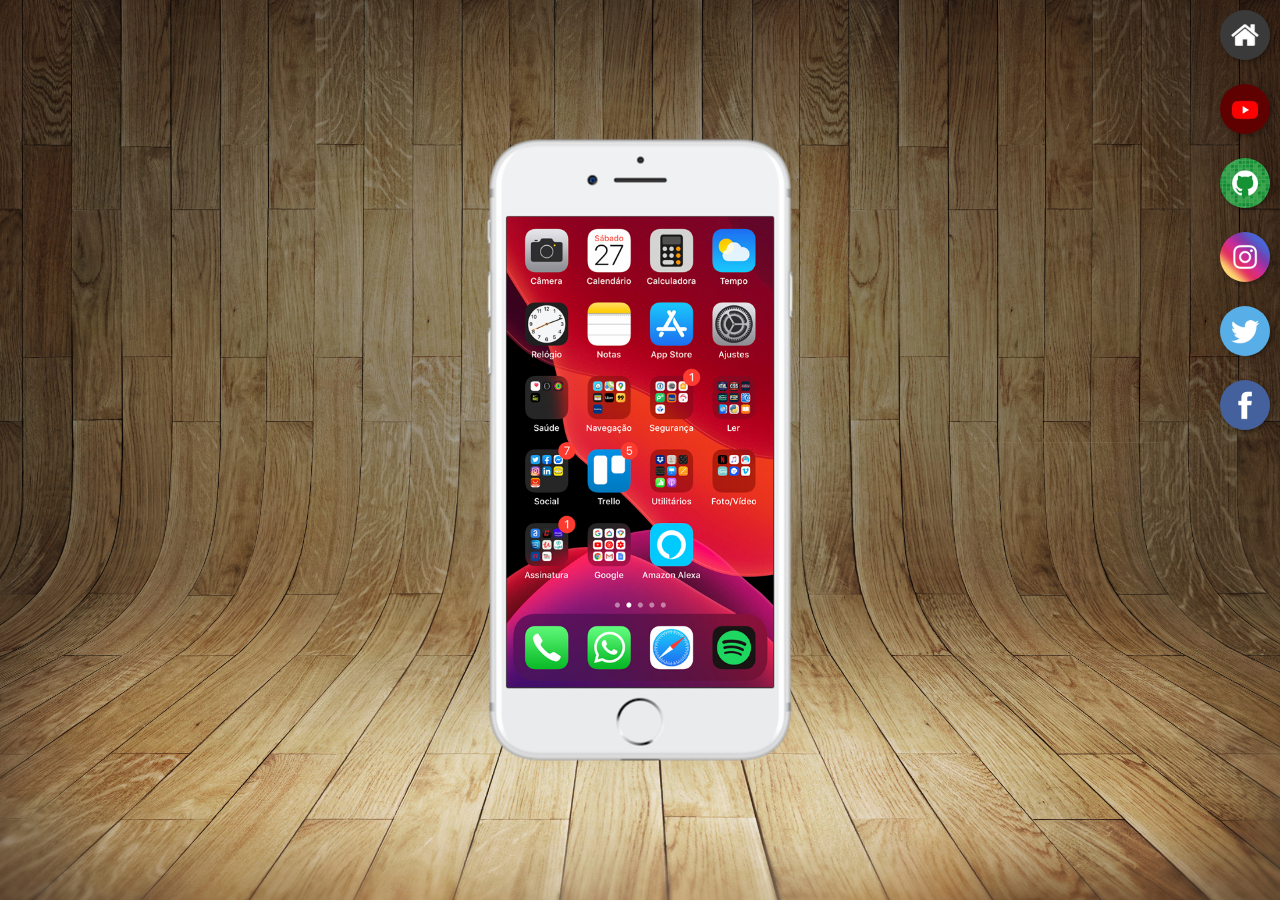
<file: index.html>
<!DOCTYPE html>
<html lang="pt-br">
<head>
    <meta charset="UTF-8">
    <meta name="viewport" content="width=device-width, initial-scale=1.0">
    <title>Projeto Rede Sociais</title>
    <link rel="shortcut icon" href="favicon.ico" type="image/x-icon">
    <link rel="stylesheet" href="estilos/style.css">
</head>
<body>
    <main>
        <section id="telefone">
            <iframe src="home.html"  name="tela" id="tela" frameborder="0"></iframe>
        </section>
        <section id="redes-sociais">
            <a href="home.html" target="tela"><img src="imagens/logo-home.jpg" alt="Home"></a><br>
            <a href="youtube.html" target="tela"><img src="imagens/logo-youtube.jpg" alt="Youtube"></a><br>
            <a href="github.html" target="tela"><img src="imagens/logo-github.jpg" alt="GitHub"></a><br>
            <a href="instagram.html" target="tela"><img src="imagens/logo-instagram.jpg" alt="Instagram"></a><br>
            <a href="twitter.html" target="tela"><img src="imagens/logo-twitter.jpg" alt="Twitter"></a><br>
            <a href="facebook.html" target="tela"><img src="imagens/logo-facebook.jpg" alt="Facebook"></a>
        </section>
    </main>
</body>
</html>
</file>
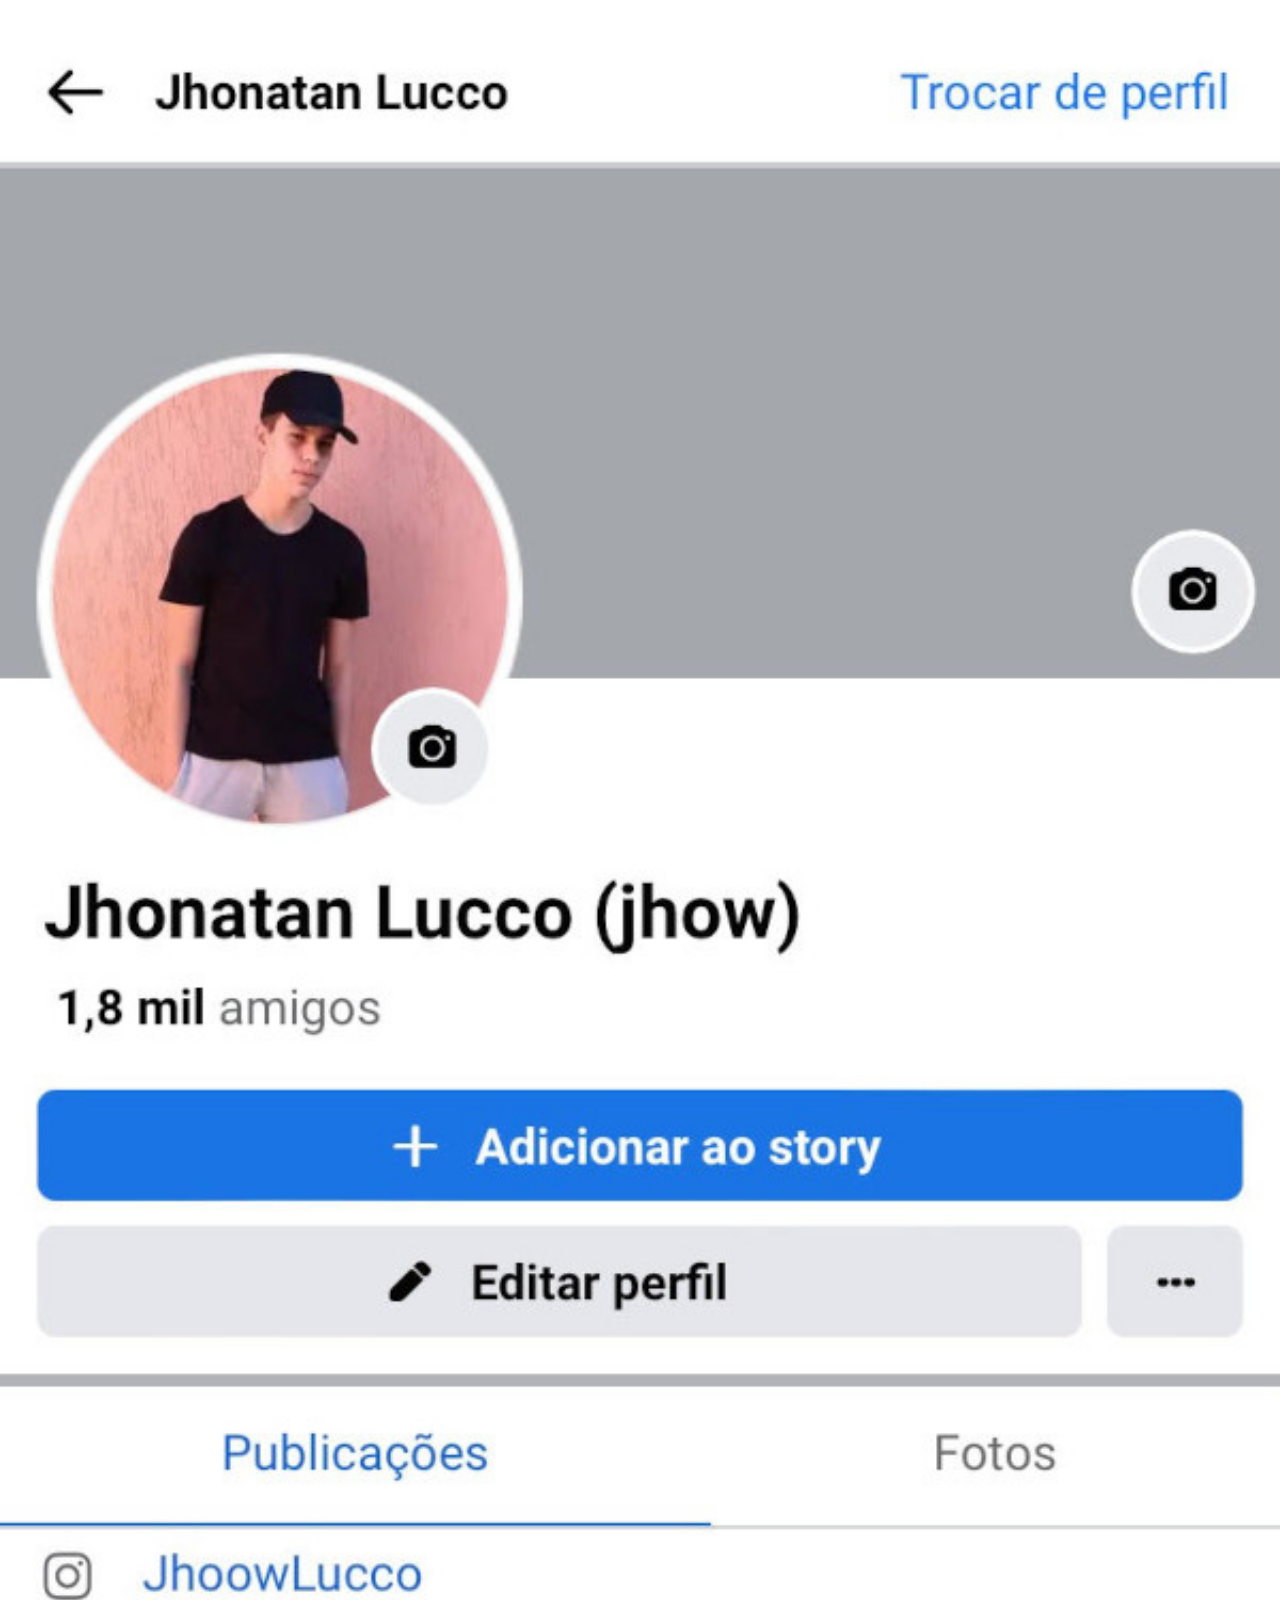
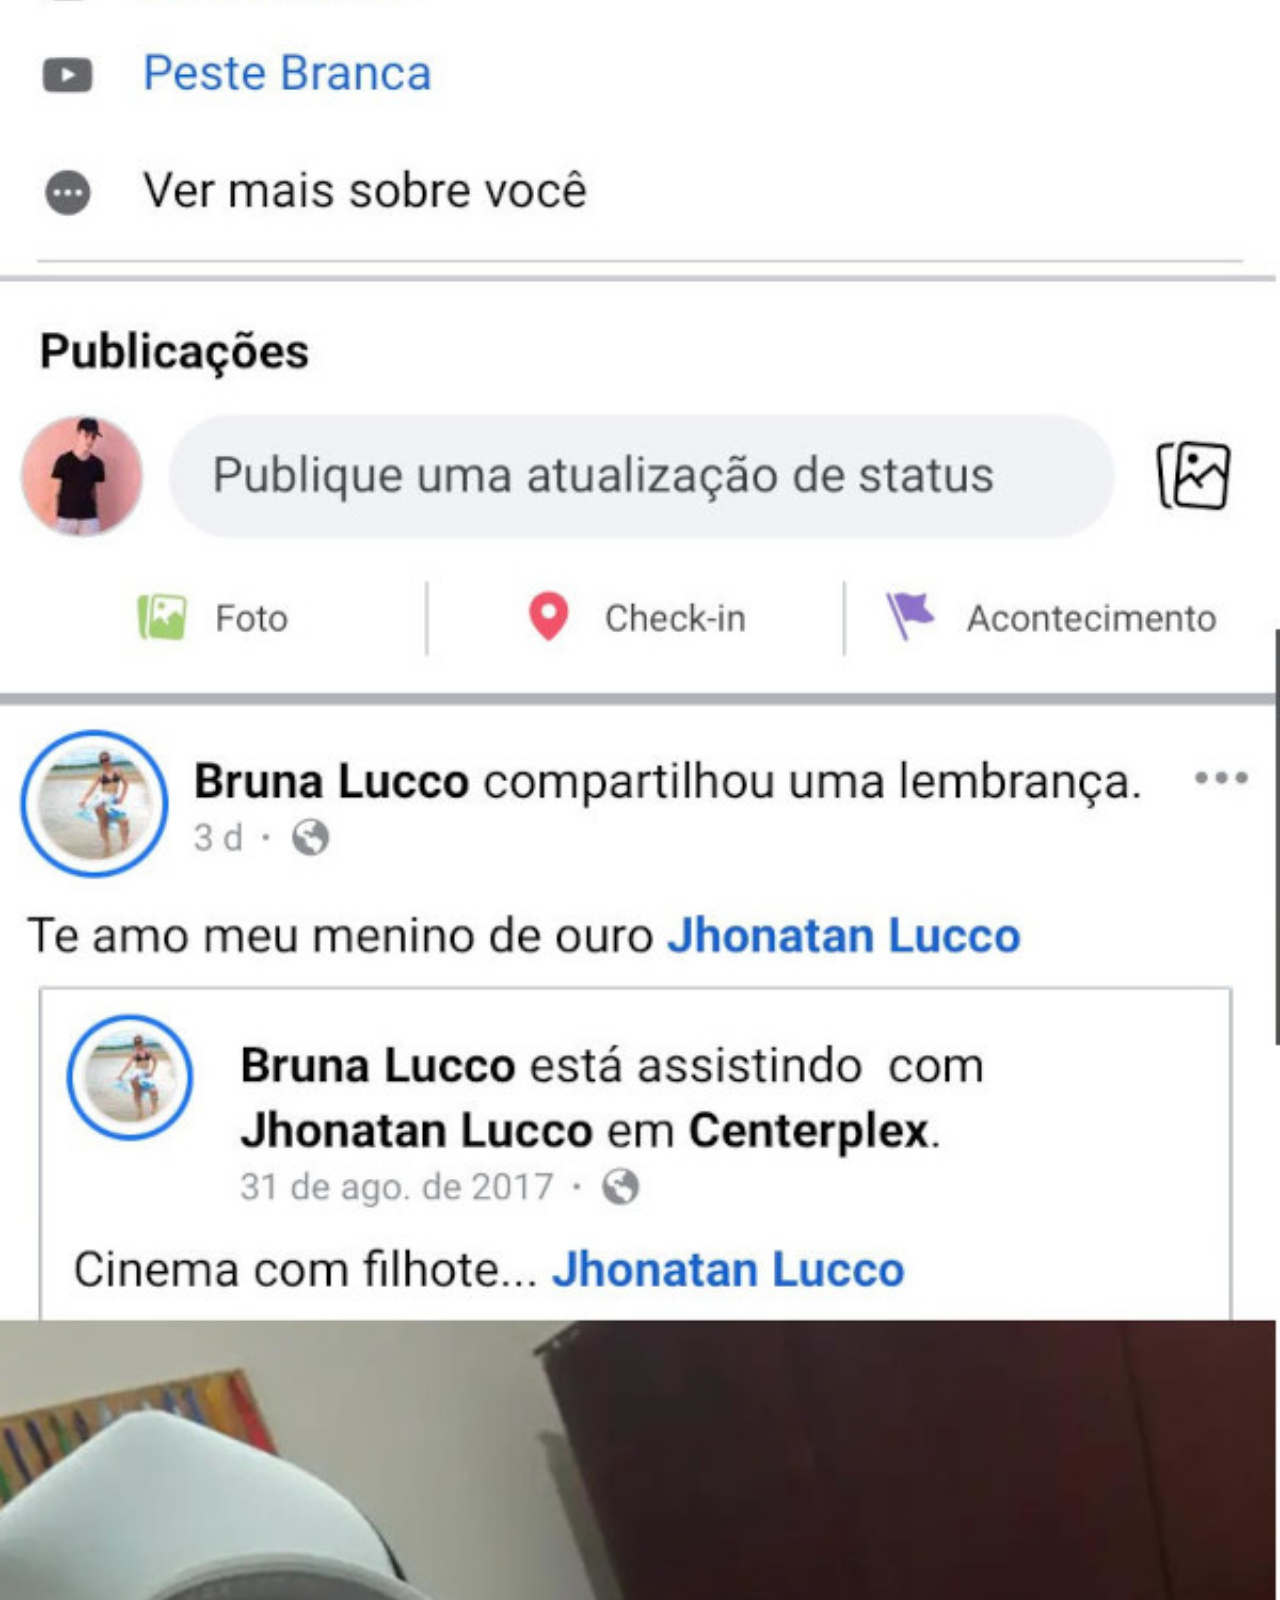
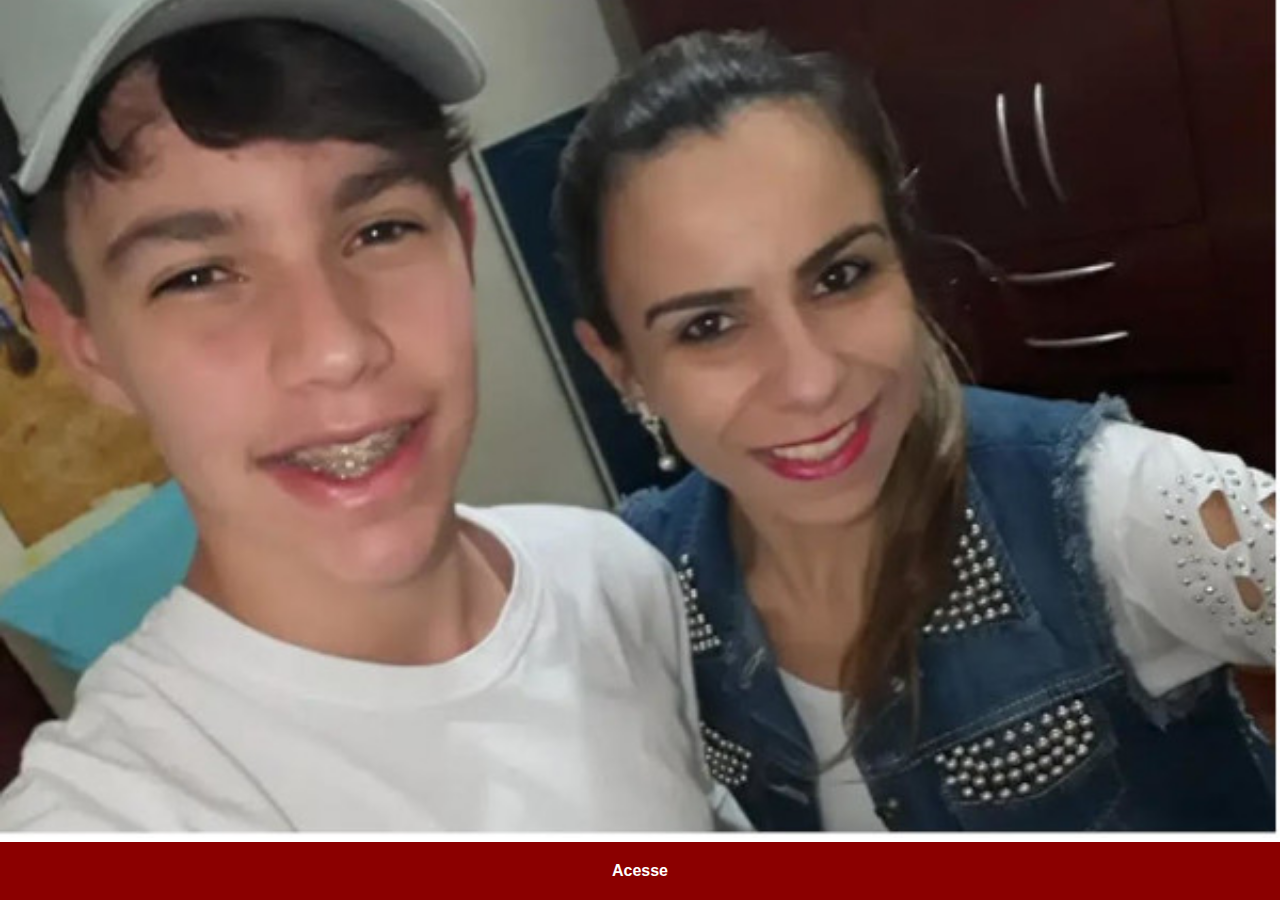
<file: facebook.html>
<!DOCTYPE html>
<html lang="pt-br">
<head>
    <meta charset="UTF-8">
    <meta name="viewport" content="width=device-width, initial-scale=1.0">
    <title>Facebook</title>
    <link rel="stylesheet" href="estilos/social.css">
</head>
<body>
    <img src="imagens/tela-facebook.jpg" alt="Facebook">
    <a href="https://www.facebook.com/jhonatan.lucco" target="_blank">Acesse</a>
</body>
</html>
</file>
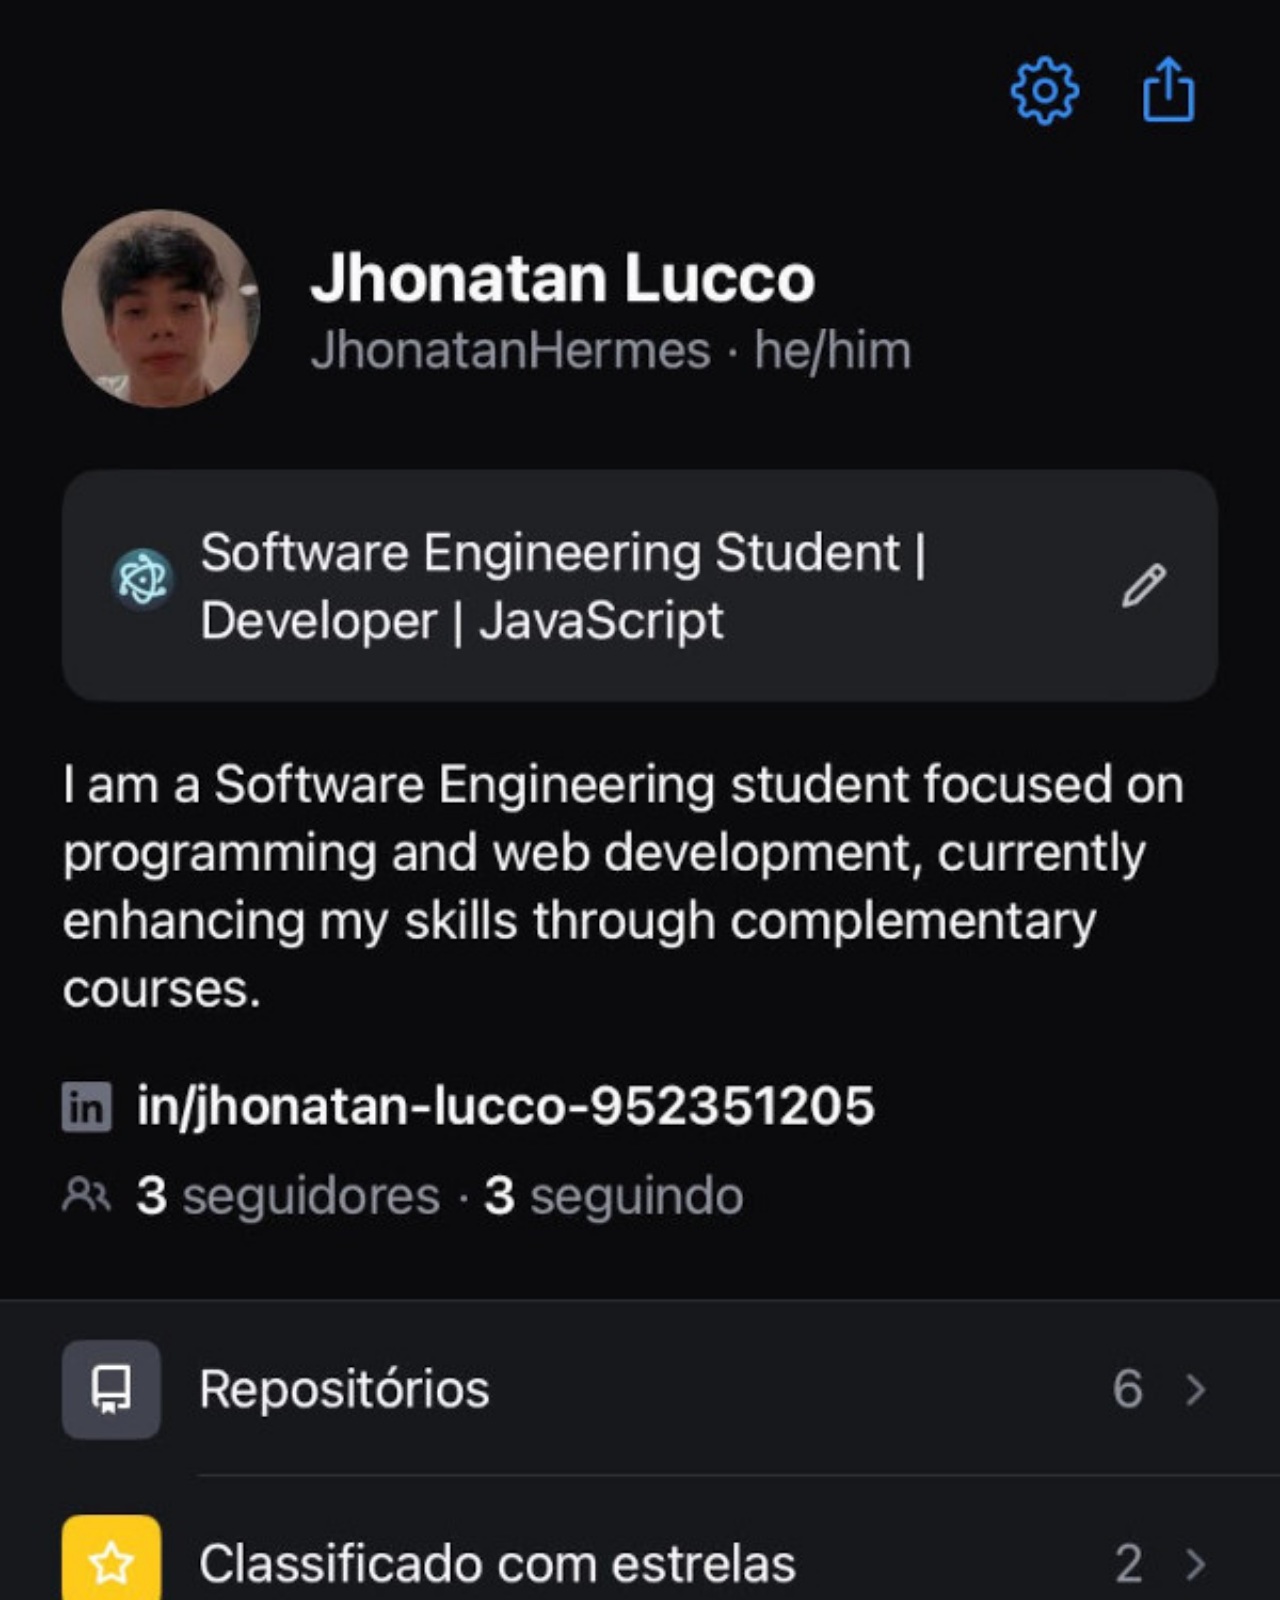
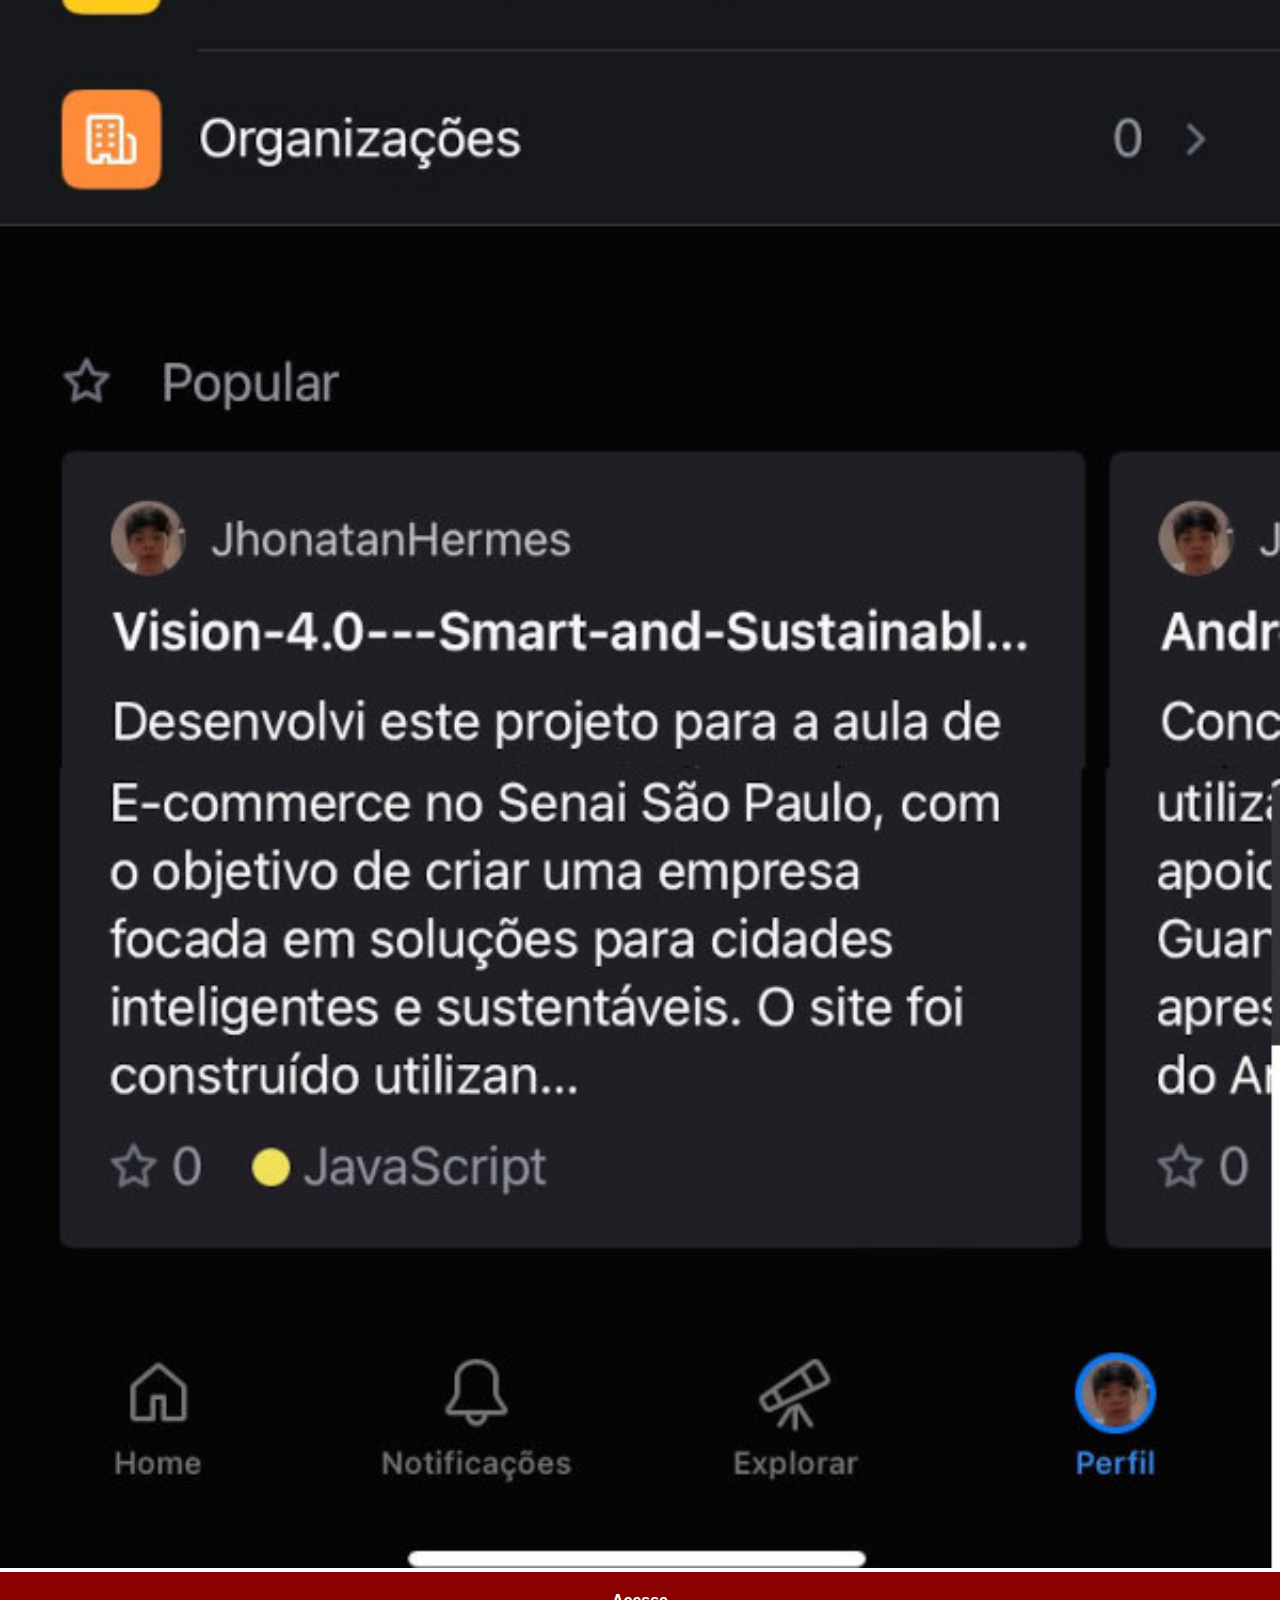
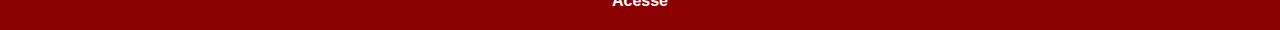
<file: github.html>
<!DOCTYPE html>
<html lang="pt-br">
<head>
    <meta charset="UTF-8">
    <meta name="viewport" content="width=device-width, initial-scale=1.0">
    <title>GitHub</title>
    <link rel="stylesheet" href="estilos/social.css">
</head>
<body>
    <img src="imagens/tela-github.jpg" alt="GitHub">
    <a href="https://github.com/JhonatanHermes" target="_blank">Acesse</a>
</body>
</html>
</file>
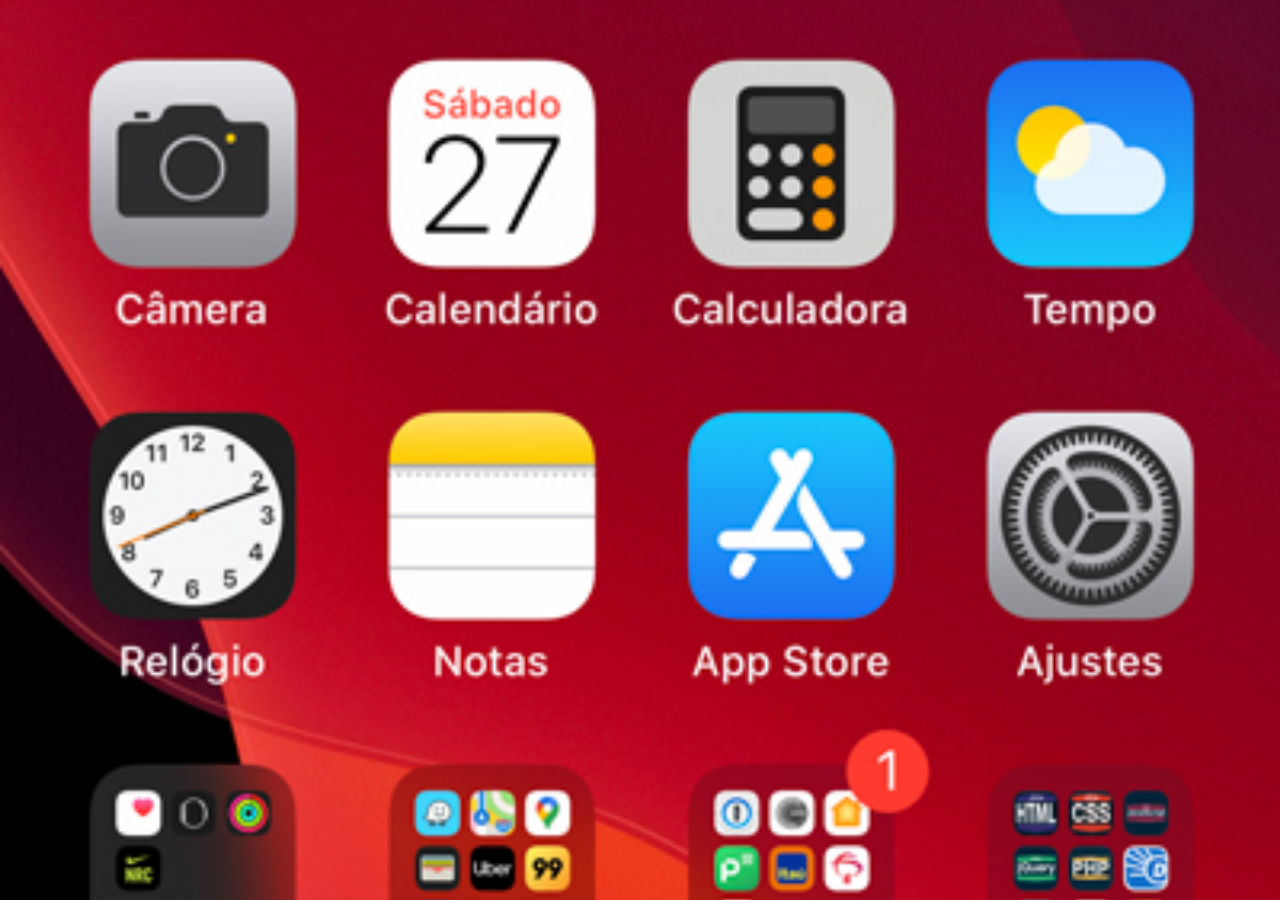
<file: home.html>
<!DOCTYPE html>
<html lang="pt-br">
<head>
    <meta charset="UTF-8">
    <meta name="viewport" content="width=device-width, initial-scale=1.0">
    <title>Home</title>
    <style>
        * {
            margin: 0px;
            padding: 0px;
        }

        body {
            width: 100vw;
            height: 100vh;
            background: black url('imagens/tela-home.jpg') no-repeat top center;
            background-size: cover;
            background-attachment: fixed;
            overflow: hidden;
        }
    </style>
</head>
<body>
    
</body>
</html>
</file>
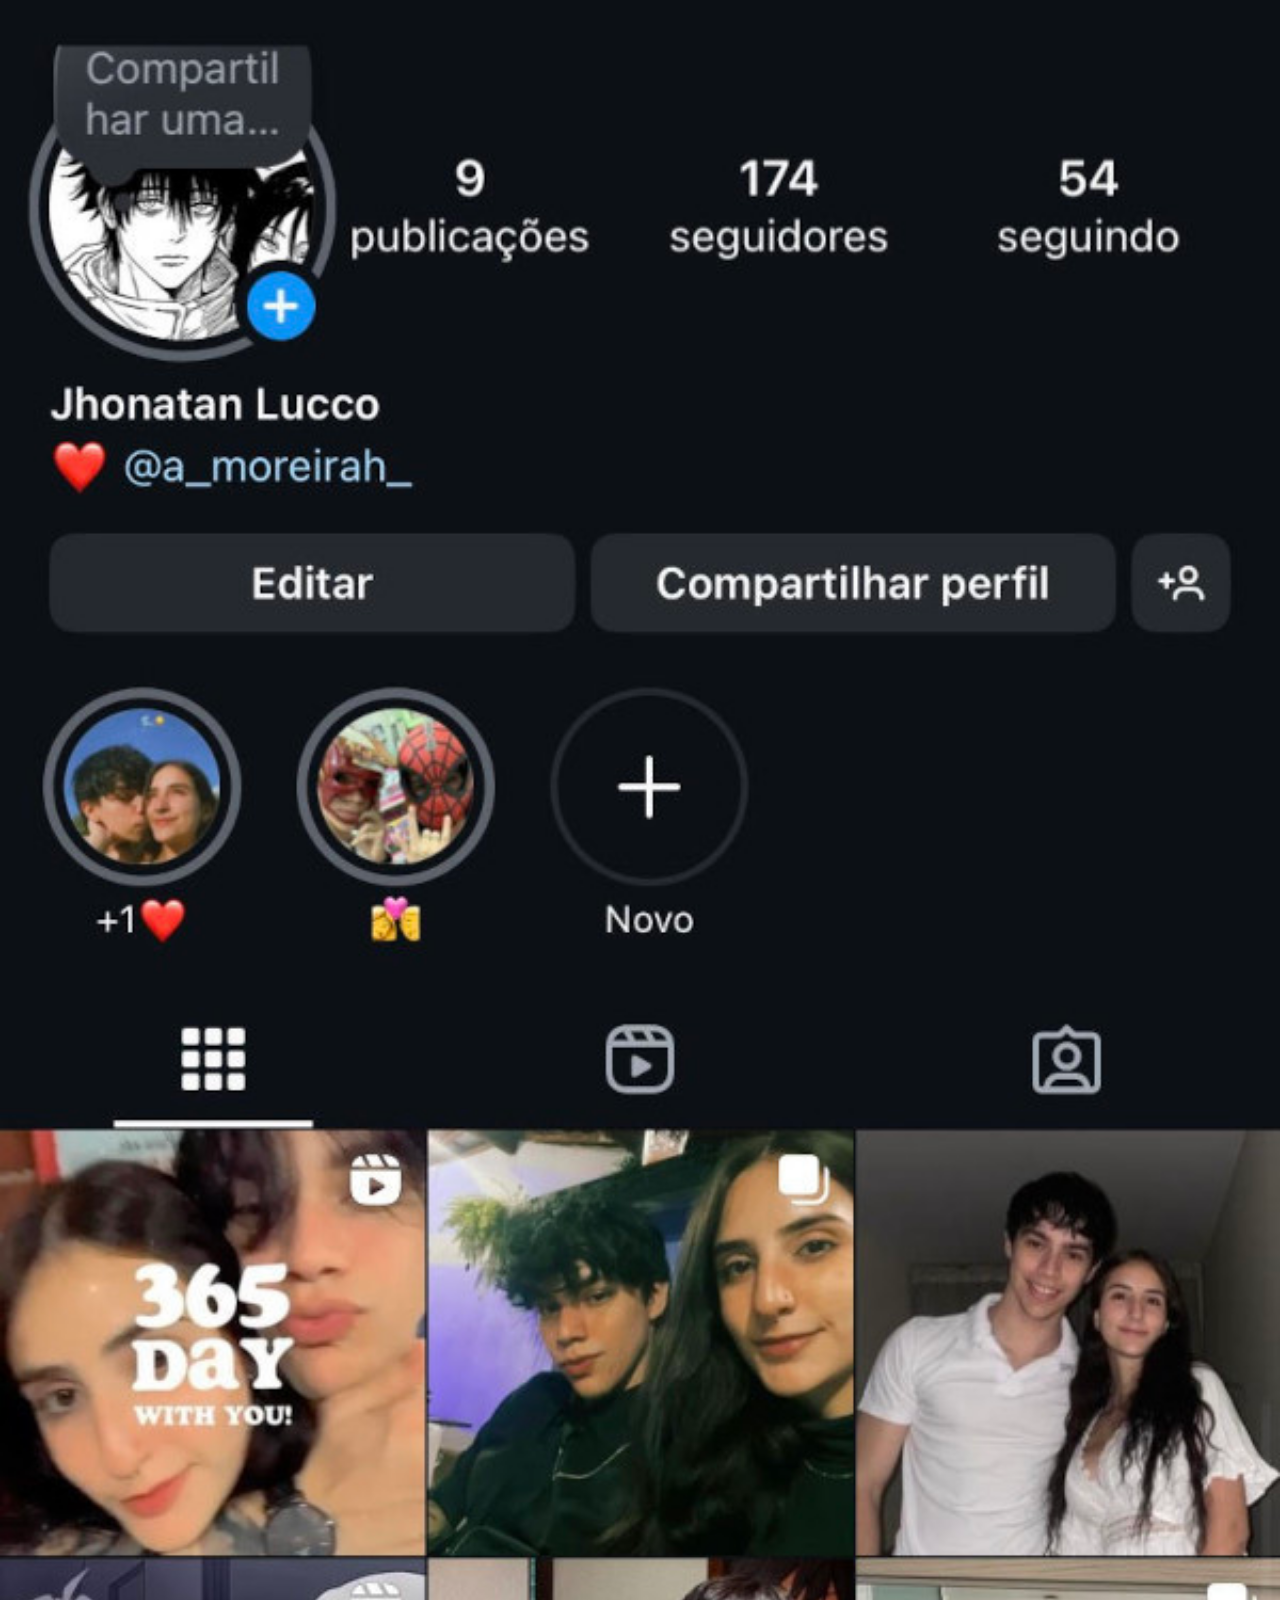
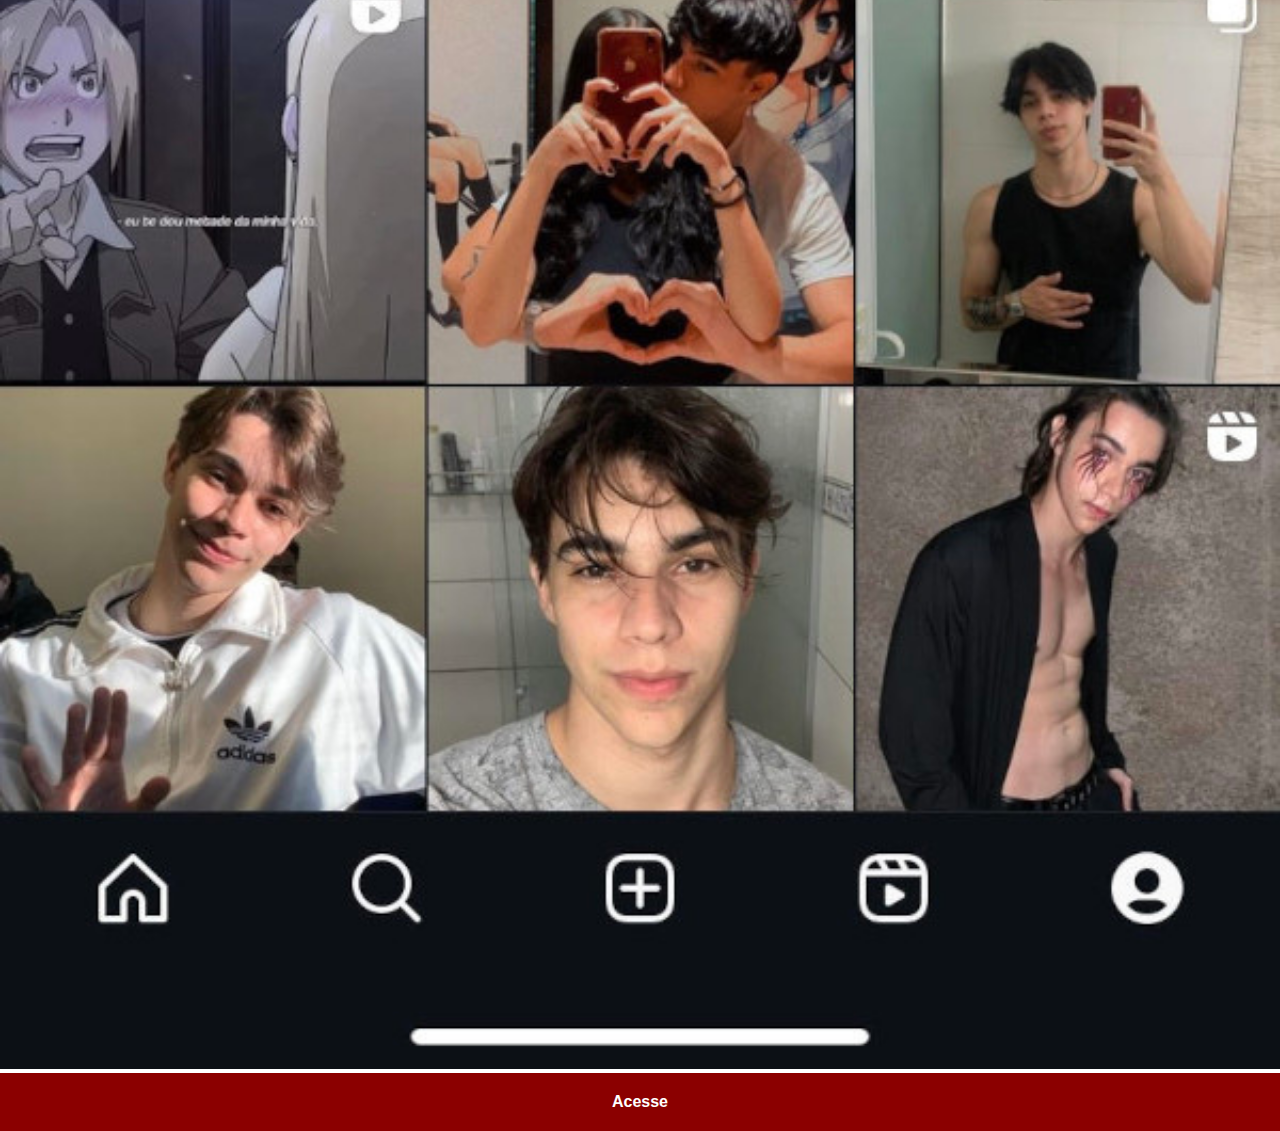
<file: instagram.html>
<!DOCTYPE html>
<html lang="pt-br">
<head>
    <meta charset="UTF-8">
    <meta name="viewport" content="width=device-width, initial-scale=1.0">
    <title>Instagram</title>
    <link rel="stylesheet" href="estilos/social.css">
</head>
<body>
    <img src="imagens/tela-instagram.jpg" alt="Instagram">
    <a href="https://www.instagram.com/jhoowlucco/" target="_blank">Acesse</a>
</body>
</html>
</file>
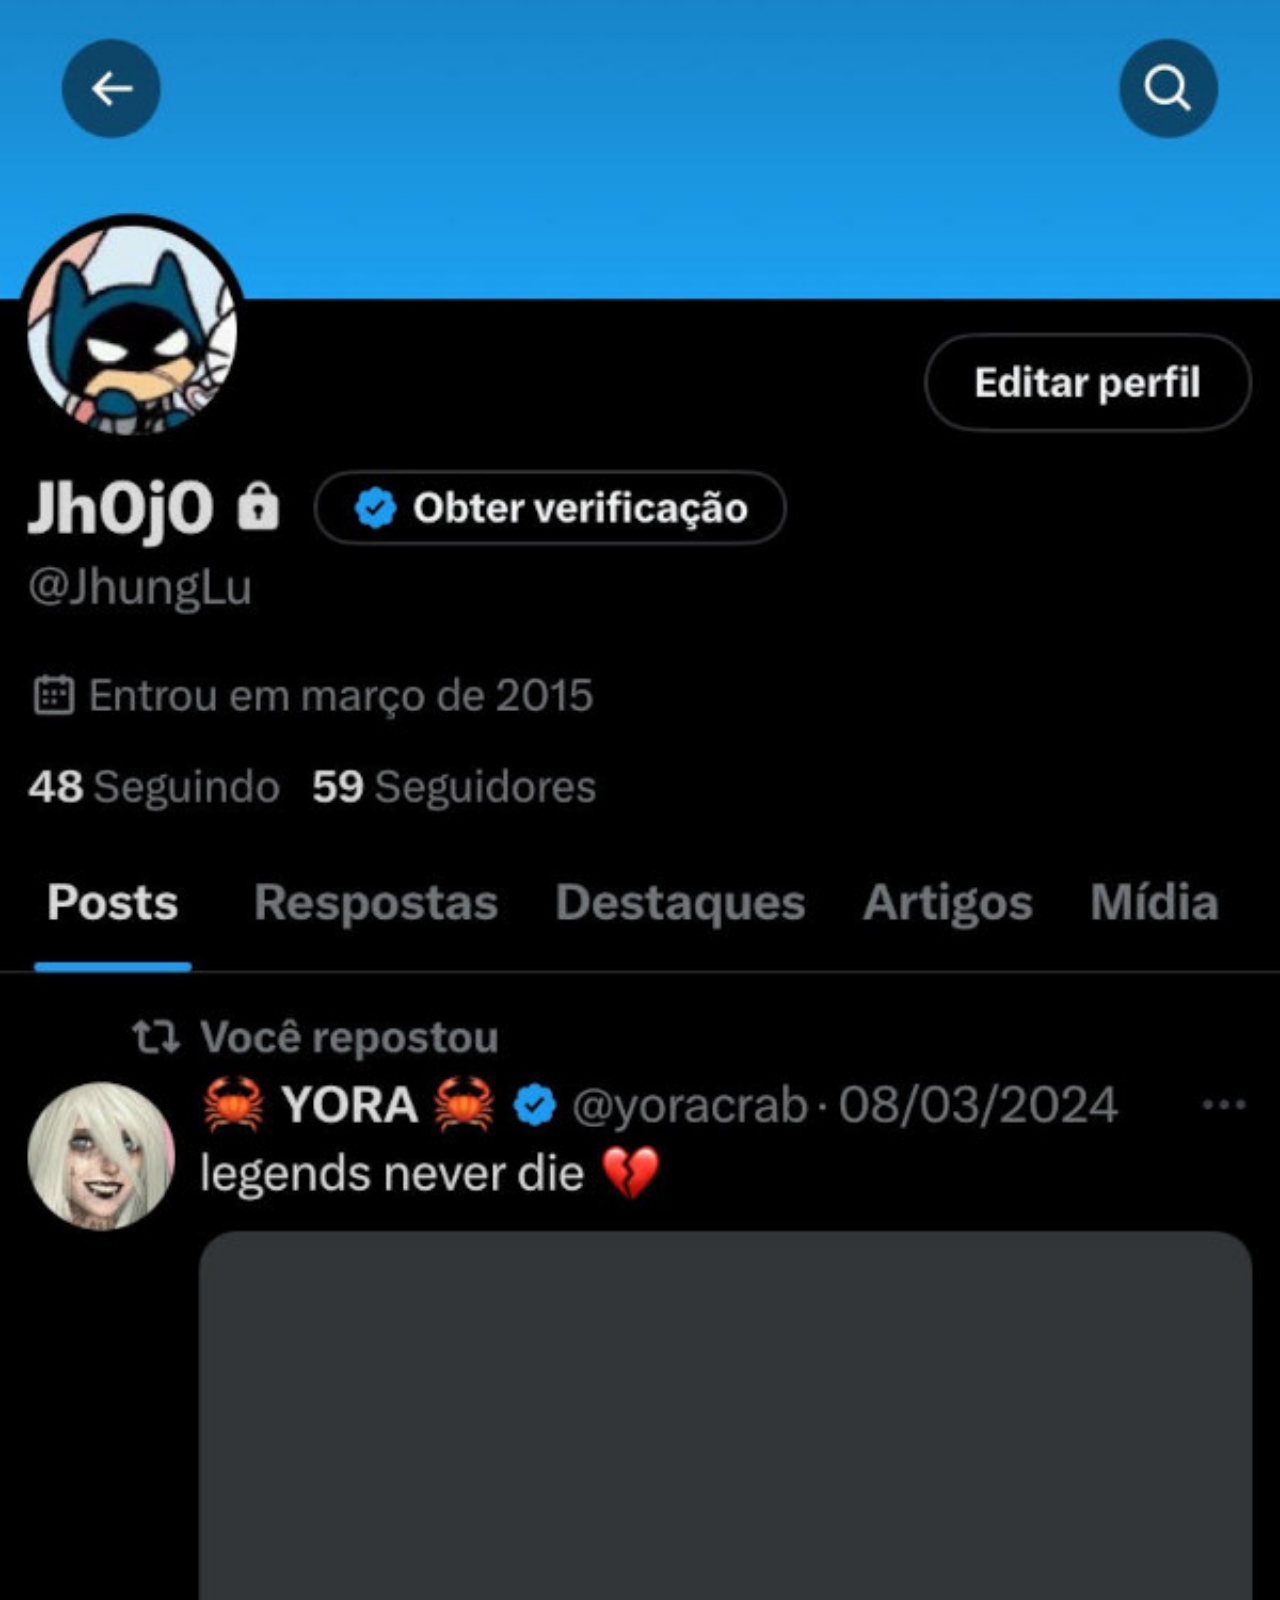
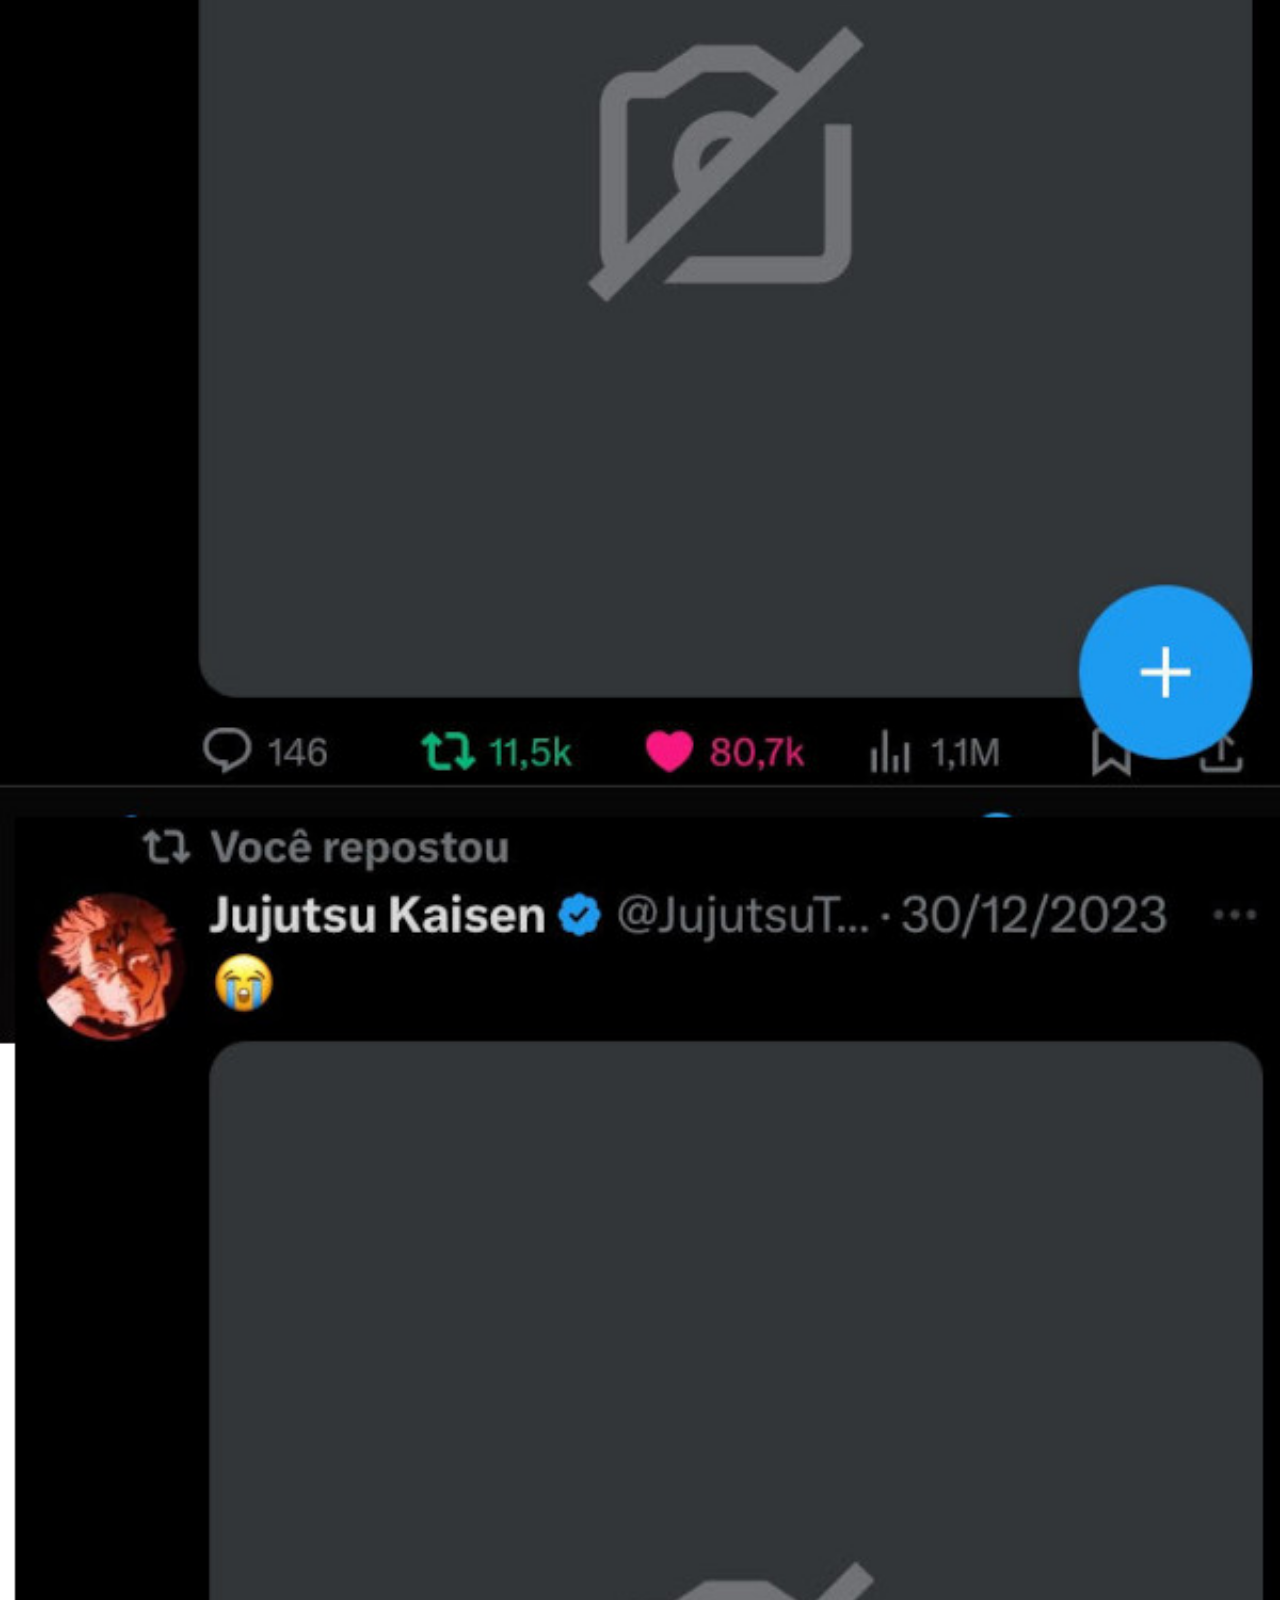
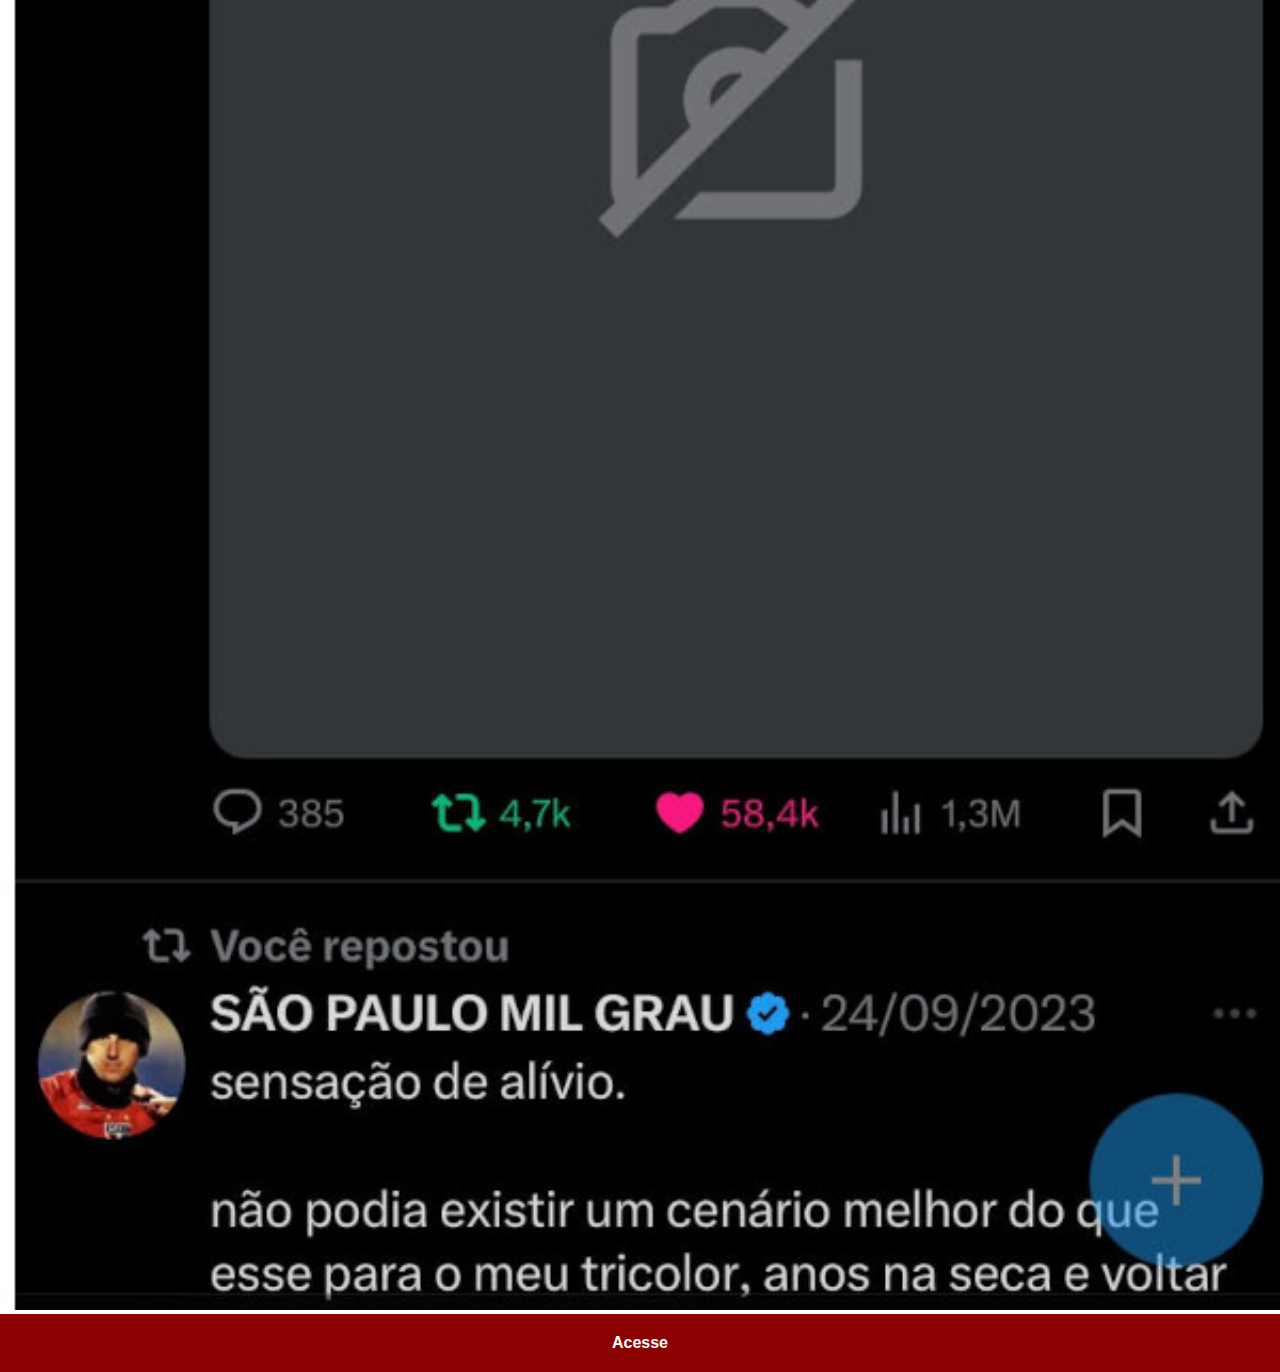
<file: twitter.html>
<!DOCTYPE html>
<html lang="pt-br">
<head>
    <meta charset="UTF-8">
    <meta name="viewport" content="width=device-width, initial-scale=1.0">
    <title>Twitter</title>
    <link rel="stylesheet" href="estilos/social.css">
</head>
<body>
    <img src="imagens/tela-twitter.jpg" alt="Twitter">
    <a href="https://x.com/JhungLu" target="_blank">Acesse</a>
</body>
</html>
</file>
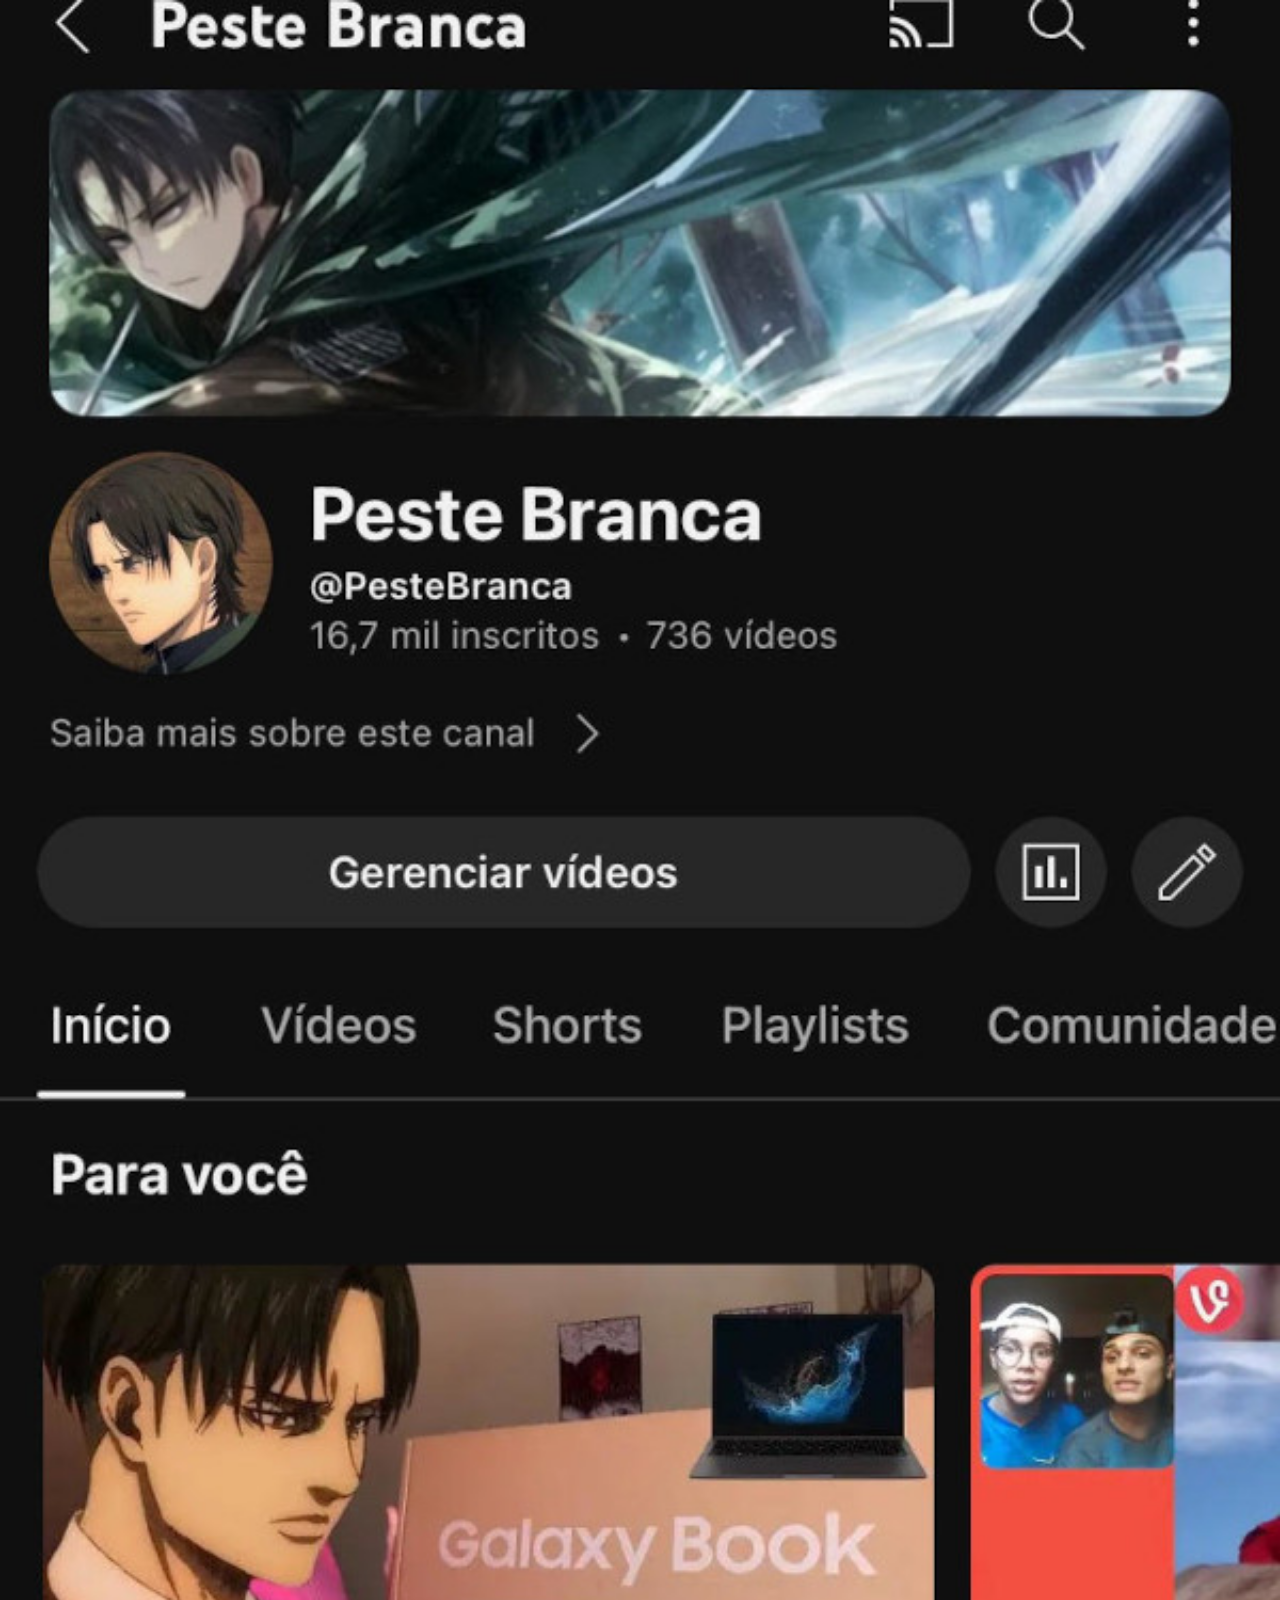
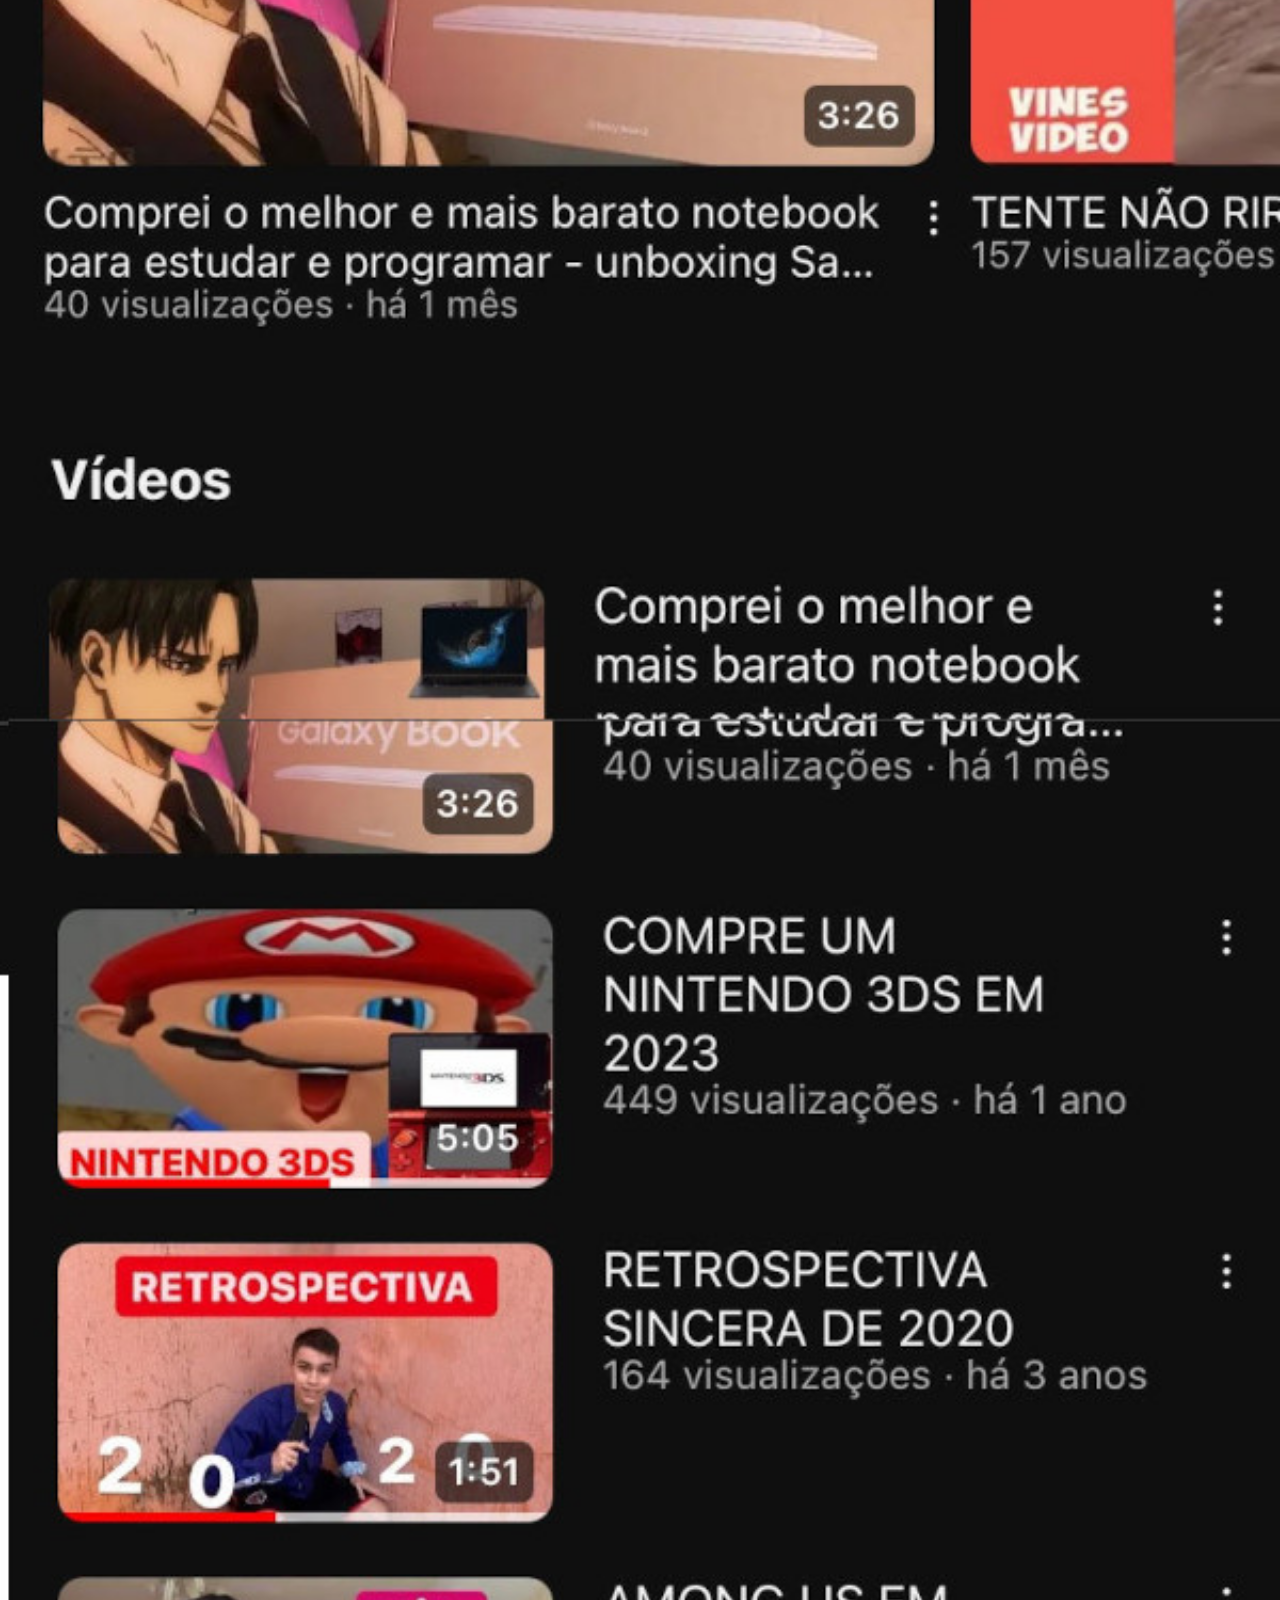
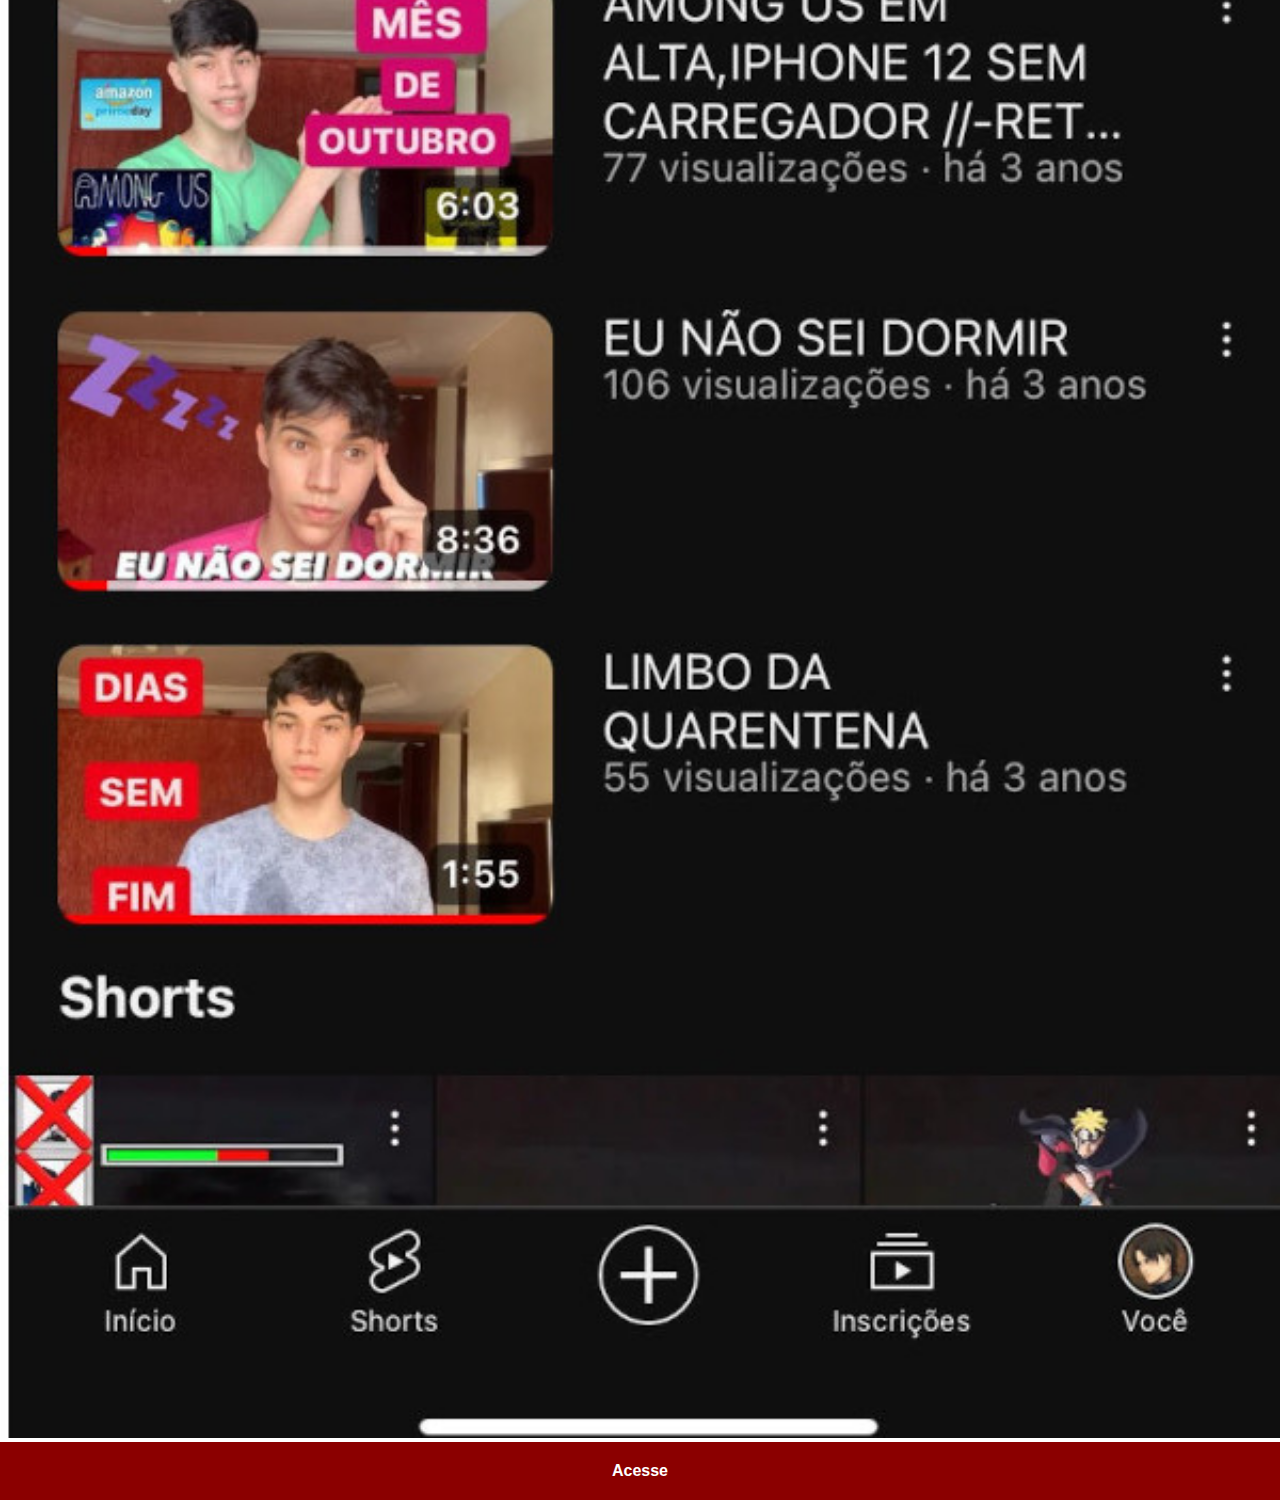
<file: youtube.html>
<!DOCTYPE html>
<html lang="pt-br">
<head>
    <meta charset="UTF-8">
    <meta name="viewport" content="width=device-width, initial-scale=1.0">
    <title>Youtube</title>
    <link rel="stylesheet" href="estilos/social.css">
</head>
<body>
    <img src="imagens/tela-youtube.jpg" alt="Youtube">
    <a href="https://www.youtube.com/@PesteBranca" target="_blank">Acesse</a>
</body>
</html>
</file>
<file: estilos/style.css>
@charset "UTF-8";

* {
    margin: 0px;
    padding: 0px;
    font-family: Arial, Helvetica, sans-serif;
}

html, body {
    height: 100vh;
    width: 100vw; /* Corrigido para 100vw */
    background-color: black;
}

body {
    background: url('../imagens/fundo-madeira.jpg') no-repeat top center;
    background-size: cover;
    background-attachment: fixed;
}

main {
    position: relative;
    height: 100vh;
    width: 100vw; 
}

section#telefone {
    position: absolute;
    top: 50%;
    left: 50%;
    transform: translate(-50%, -50%);
    height: 627px;
    width: 311px;
    background: url('../imagens/frame-iphone.png') no-repeat;
}

iframe#tela {
    position: relative;
    top: 80px;
    left: 22px;
    width: 267px;
    height: 471px;
}

section#redes-sociais {
    text-align: right;
}

section#redes-sociais img {
    width: 50px;
    margin: 10px;
    border-radius: 50%;
    box-shadow: 2px 2px 5px rgba(0, 0, 0, 0.342);
    box-sizing: border-box;
}

section#redes-sociais img:hover {
    border: 2px solid rgba(255, 255, 255, 0.675);
    transform: translate(-3px, -3px);
    box-shadow: 5px 5px 10px rgba(0, 0, 0, 0.622);
    transition: transform .3s, border 0.7s;
}
</file>
<file: estilos/social.css>
@charset "UTF-8";

* {
    margin: 0px;
    padding: 0px;
    font-family: Arial, Helvetica, sans-serif;
}

::-webkit-scrollbar {
    width: 0px;
    height: 0px;
}

img {
    width: 100vw;
}

a {
    display: block;
    background-color: darkred;
    color: white;
    padding: 20px;
    text-align: center;
    font-weight: bolder;
    text-decoration: none;
}

a:hover {
    background-color: red;
}
</file>
